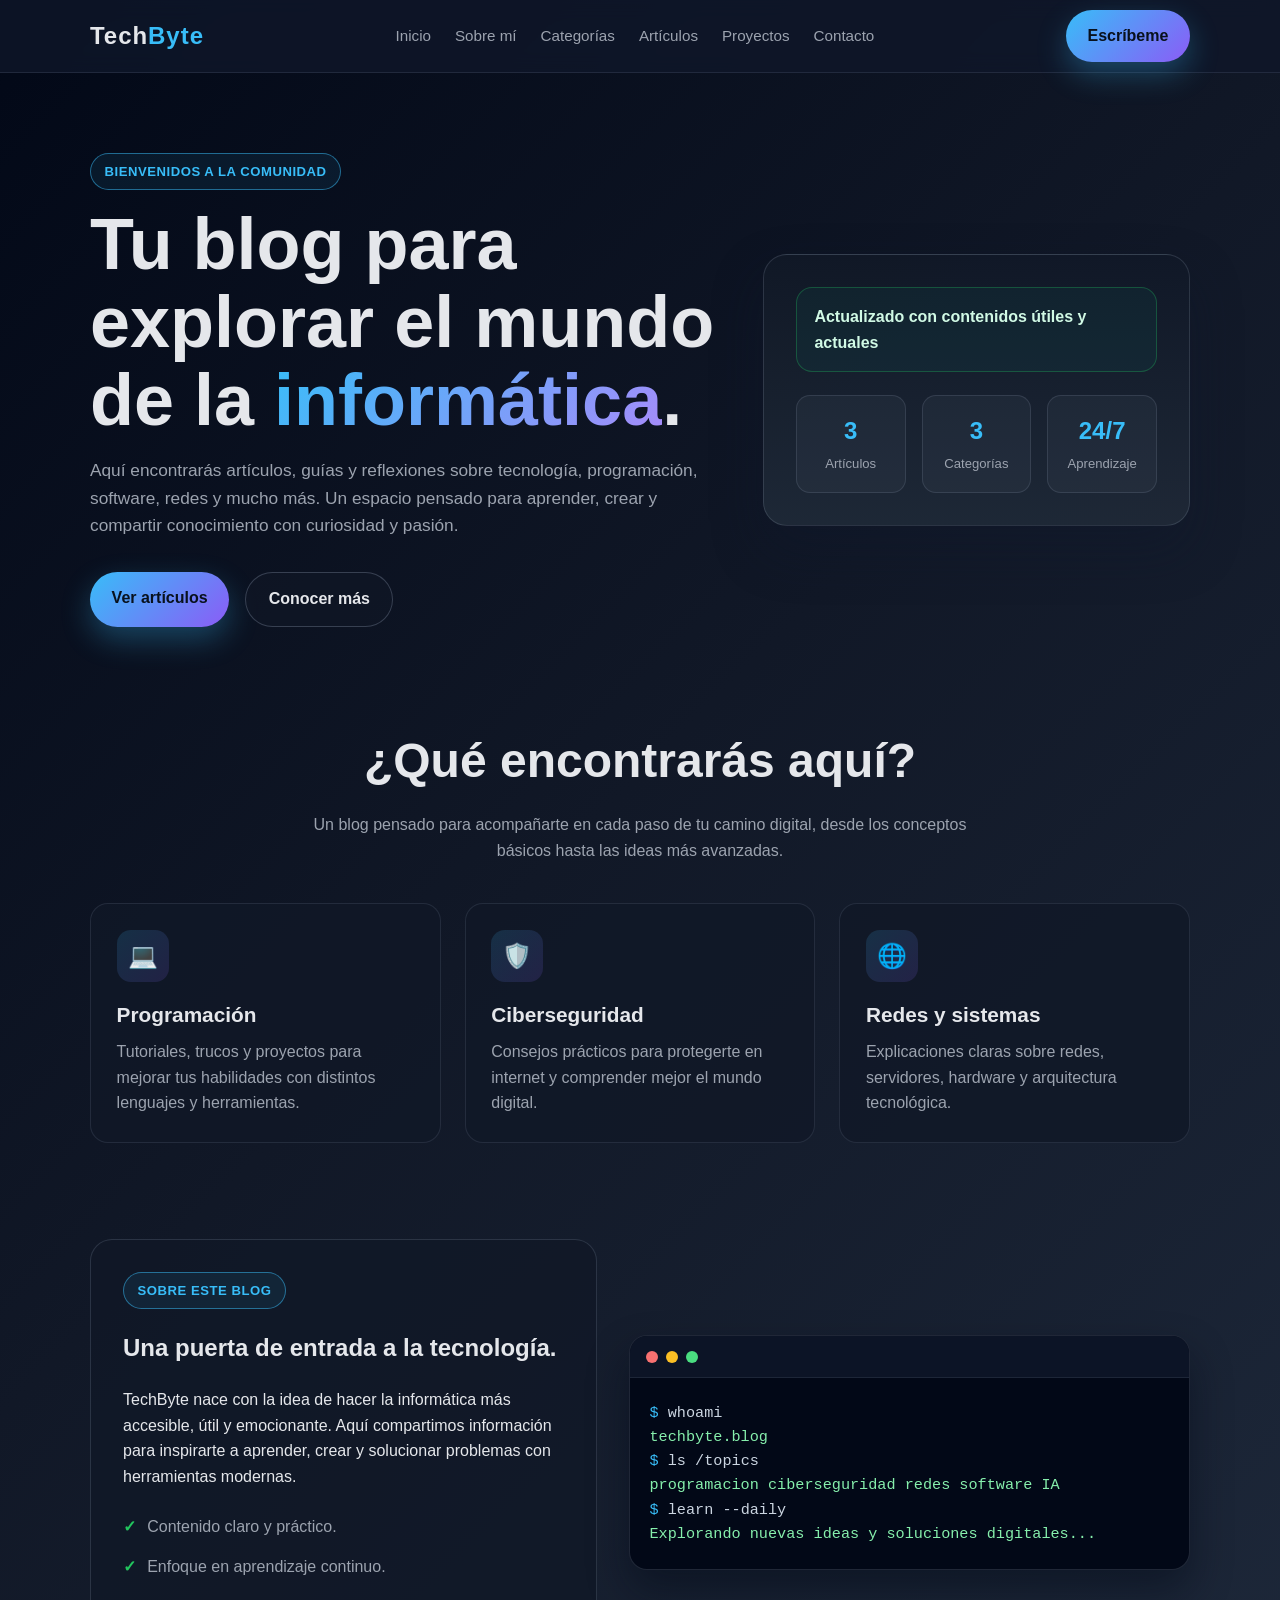
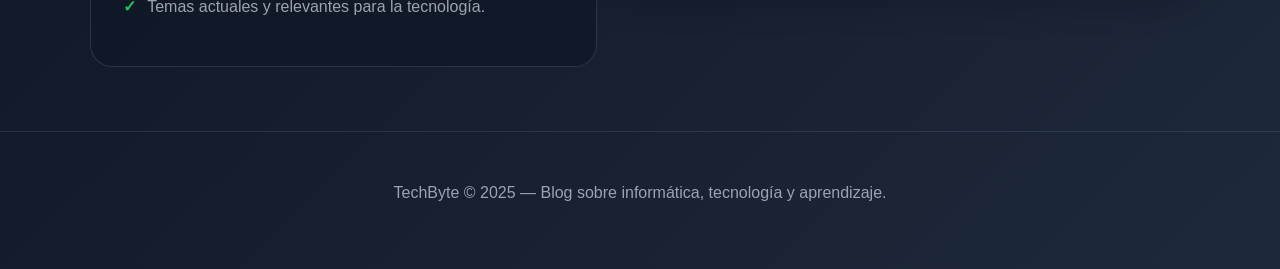
<file: index.html>
<!DOCTYPE html>
<html lang="es">
  <head>
    <meta charset="UTF-8" />
    <meta name="viewport" content="width=device-width, initial-scale=1.0" />
    <title>TechByte | Blog de Informática</title>
    <link rel="stylesheet" href="styles.css" />
  </head>
  <body>
    <header>
      <div class="container nav">
        <a href="index.html" class="brand">Tech<span>Byte</span></a>
        <nav class="nav-links" aria-label="Menú principal">
          <a href="index.html">Inicio</a>
          <a href="sobre-mi.html">Sobre mí</a>
          <a href="categorias/index.html">Categorías</a>
          <a href="articulos/index.html">Artículos</a>
          <a href="proyectos/index.html">Proyectos</a>
          <a href="contacto.html">Contacto</a>
        </nav>
        <a href="contacto.html" class="cta">Escríbeme</a>
      </div>
    </header>

    <main id="inicio">
      <section class="hero">
        <div class="container hero-grid">
          <div>
            <div class="eyebrow">Bienvenidos a la comunidad</div>
            <h1>Tu blog para explorar el mundo de la <span class="highlight">informática</span>.</h1>
            <p class="lead">
              Aquí encontrarás artículos, guías y reflexiones sobre tecnología, programación,
              software, redes y mucho más. Un espacio pensado para aprender, crear y compartir
              conocimiento con curiosidad y pasión.
            </p>
            <div class="hero-actions">
              <a href="articulos/index.html" class="cta">Ver artículos</a>
              <a href="sobre-mi.html" class="secondary-btn">Conocer más</a>
            </div>
          </div>

          <div class="hero-card" aria-label="Resumen del blog">
            <div class="mini-panel">Actualizado con contenidos útiles y actuales</div>
            <div class="stats">
              <div class="stat">
                <strong>3</strong>
                <span>Artículos</span>
              </div>
              <div class="stat">
                <strong>3</strong>
                <span>Categorías</span>
              </div>
              <div class="stat">
                <strong>24/7</strong>
                <span>Aprendizaje</span>
              </div>
            </div>
          </div>
        </div>
      </section>

      <section id="categorias">
        <div class="container">
          <div class="section-heading">
            <h2>¿Qué encontrarás aquí?</h2>
            <p>
              Un blog pensado para acompañarte en cada paso de tu camino digital, desde los
              conceptos básicos hasta las ideas más avanzadas.
            </p>
          </div>

          <div class="features">
            <a class="feature" href="categorias/programacion.html">
              <div class="icon">💻</div>
              <h3>Programación</h3>
              <p>
                Tutoriales, trucos y proyectos para mejorar tus habilidades con distintos lenguajes
                y herramientas.
              </p>
            </a>

            <a class="feature" href="categorias/ciberseguridad.html">
              <div class="icon">🛡️</div>
              <h3>Ciberseguridad</h3>
              <p>
                Consejos prácticos para protegerte en internet y comprender mejor el mundo digital.
              </p>
            </a>

            <a class="feature" href="categorias/redes-sistemas.html">
              <div class="icon">🌐</div>
              <h3>Redes y sistemas</h3>
              <p>
                Explicaciones claras sobre redes, servidores, hardware y arquitectura tecnológica.
              </p>
            </a>
          </div>
        </div>
      </section>

      <section id="sobre-mi">
        <div class="container about">
          <div class="about-box">
            <div class="eyebrow">Sobre este blog</div>
            <h2>Una puerta de entrada a la tecnología.</h2>
            <p>
              TechByte nace con la idea de hacer la informática más accesible, útil y emocionante.
              Aquí compartimos información para inspirarte a aprender, crear y solucionar problemas
              con herramientas modernas.
            </p>
            <ul>
              <li>Contenido claro y práctico.</li>
              <li>Enfoque en aprendizaje continuo.</li>
              <li>Temas actuales y relevantes para la tecnología.</li>
            </ul>
          </div>

          <div class="terminal" aria-label="Terminal de ejemplo del blog">
            <div class="terminal-header">
              <span class="dot red"></span>
              <span class="dot yellow"></span>
              <span class="dot green"></span>
            </div>
            <div class="terminal-body">
              <div><span class="prompt">$</span> whoami</div>
              <div class="output">techbyte.blog</div>
              <div><span class="prompt">$</span> ls /topics</div>
              <div class="output">programacion  ciberseguridad  redes  software  IA</div>
              <div><span class="prompt">$</span> learn --daily</div>
              <div class="output">Explorando nuevas ideas y soluciones digitales...</div>
            </div>
          </div>
        </div>
      </section>
    </main>

    <footer id="contacto">
      <div class="container">
        <p>TechByte © 2025 — Blog sobre informática, tecnología y aprendizaje.</p>
      </div>
    </footer>
  </body>
</html>
</file>
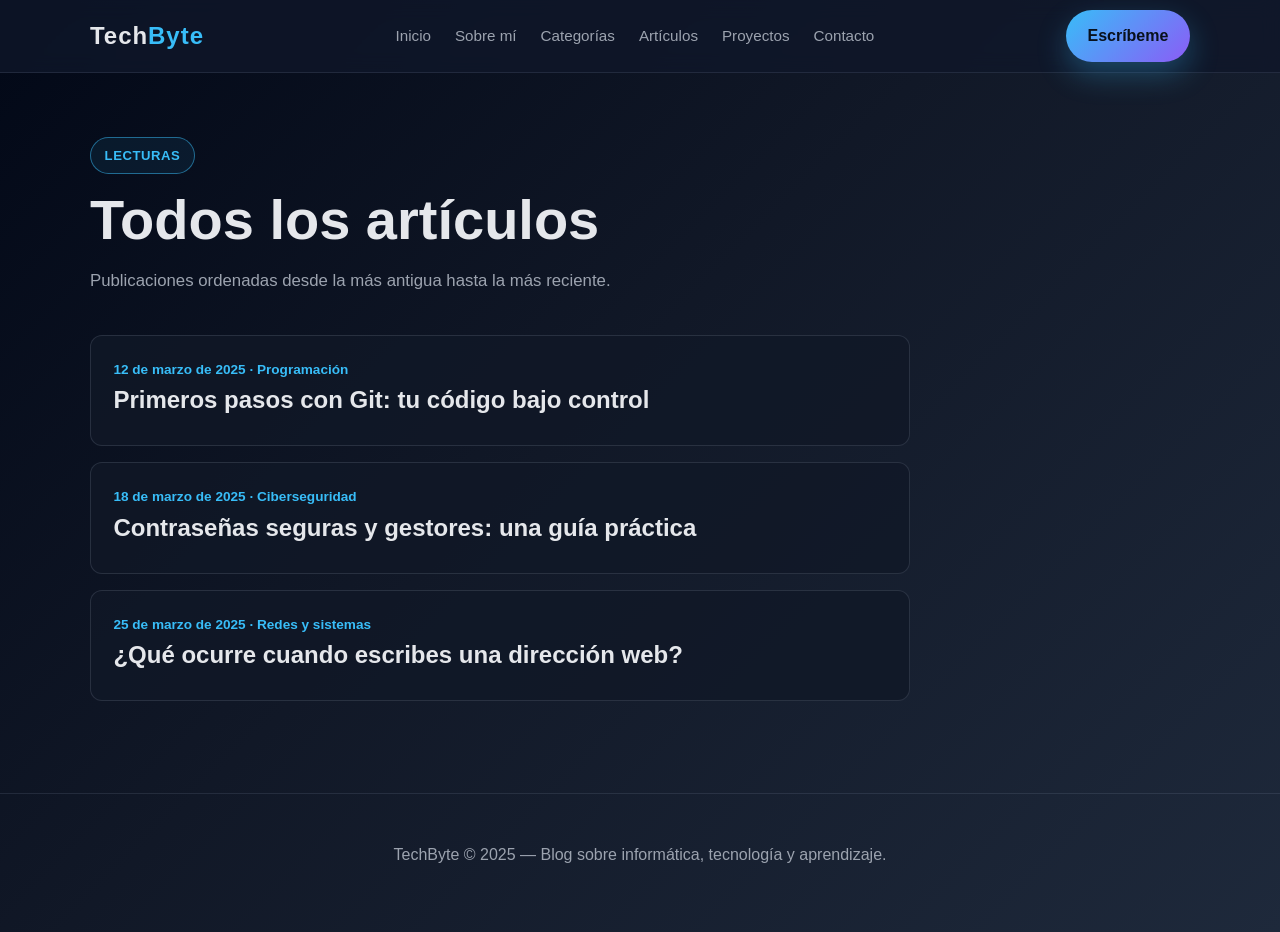
<file: articulos/index.html>
<!DOCTYPE html>
<html lang="es">
  <head>
    <meta charset="UTF-8" />
    <meta name="viewport" content="width=device-width, initial-scale=1.0" />
    <title>Artículos | TechByte</title>
    <link rel="stylesheet" href="../styles.css" />
  </head>
  <body>
    <header><div class="container nav">
      <a href="../index.html" class="brand">Tech<span>Byte</span></a>
      <nav class="nav-links" aria-label="Menú principal">
        <a href="../index.html">Inicio</a><a href="../sobre-mi.html">Sobre mí</a><a href="../categorias/index.html">Categorías</a>
        <a href="index.html" aria-current="page">Artículos</a><a href="../proyectos/index.html">Proyectos</a><a href="../contacto.html">Contacto</a>
      </nav><a href="../contacto.html" class="cta">Escríbeme</a>
    </div></header>
    <main class="container page-main">
      <div class="page-heading"><div class="eyebrow">Lecturas</div><h1>Todos los artículos</h1><p>Publicaciones ordenadas desde la más antigua hasta la más reciente.</p></div>
      <div class="content-list">
        <a class="list-item" href="primeros-pasos-git.html"><span class="meta">12 de marzo de 2025 · Programación</span><h2>Primeros pasos con Git: tu código bajo control</h2></a>
        <a class="list-item" href="contrasenas-seguras.html"><span class="meta">18 de marzo de 2025 · Ciberseguridad</span><h2>Contraseñas seguras y gestores: una guía práctica</h2></a>
        <a class="list-item" href="que-es-dns.html"><span class="meta">25 de marzo de 2025 · Redes y sistemas</span><h2>¿Qué ocurre cuando escribes una dirección web?</h2></a>
      </div>
    </main>
    <footer><div class="container"><p>TechByte © 2025 — Blog sobre informática, tecnología y aprendizaje.</p></div></footer>
  </body>
</html>
</file>
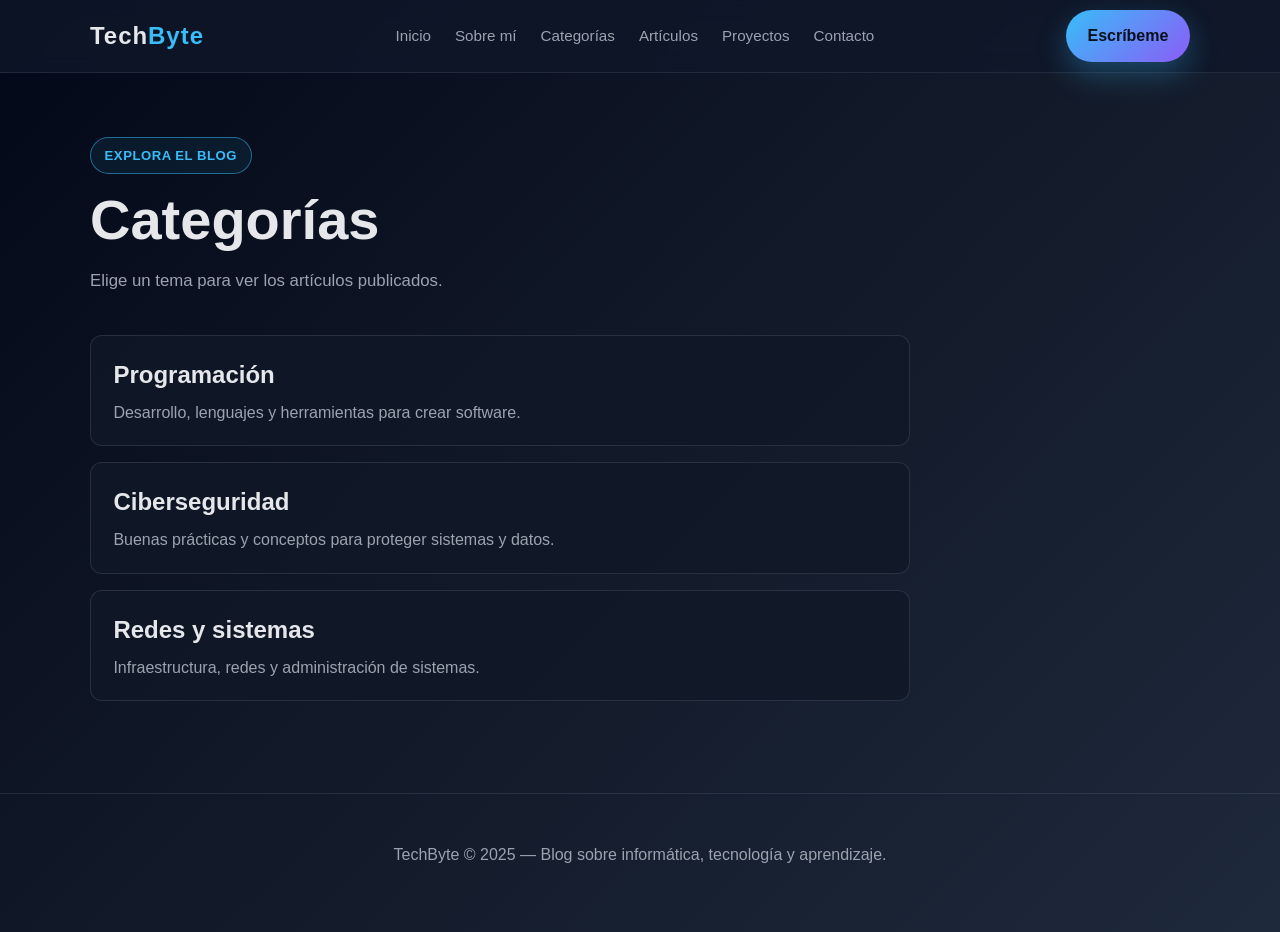
<file: categorias/index.html>
<!DOCTYPE html>
<html lang="es">
  <head>
    <meta charset="UTF-8" />
    <meta name="viewport" content="width=device-width, initial-scale=1.0" />
    <title>Categorías | TechByte</title>
    <link rel="stylesheet" href="../styles.css" />
  </head>
  <body>
    <header>
      <div class="container nav">
        <a href="../index.html" class="brand">Tech<span>Byte</span></a>
        <nav class="nav-links" aria-label="Menú principal">
          <a href="../index.html">Inicio</a><a href="../sobre-mi.html">Sobre mí</a>
          <a href="index.html" aria-current="page">Categorías</a><a href="../articulos/index.html">Artículos</a>
          <a href="../proyectos/index.html">Proyectos</a><a href="../contacto.html">Contacto</a>
        </nav>
        <a href="../contacto.html" class="cta">Escríbeme</a>
      </div>
    </header>
    <main class="container page-main">
      <div class="page-heading"><div class="eyebrow">Explora el blog</div><h1>Categorías</h1><p>Elige un tema para ver los artículos publicados.</p></div>
      <div class="content-list">
        <a class="list-item" href="programacion.html"><h2>Programación</h2><p>Desarrollo, lenguajes y herramientas para crear software.</p></a>
        <a class="list-item" href="ciberseguridad.html"><h2>Ciberseguridad</h2><p>Buenas prácticas y conceptos para proteger sistemas y datos.</p></a>
        <a class="list-item" href="redes-sistemas.html"><h2>Redes y sistemas</h2><p>Infraestructura, redes y administración de sistemas.</p></a>
      </div>
    </main>
    <footer><div class="container"><p>TechByte © 2025 — Blog sobre informática, tecnología y aprendizaje.</p></div></footer>
  </body>
</html>
</file>
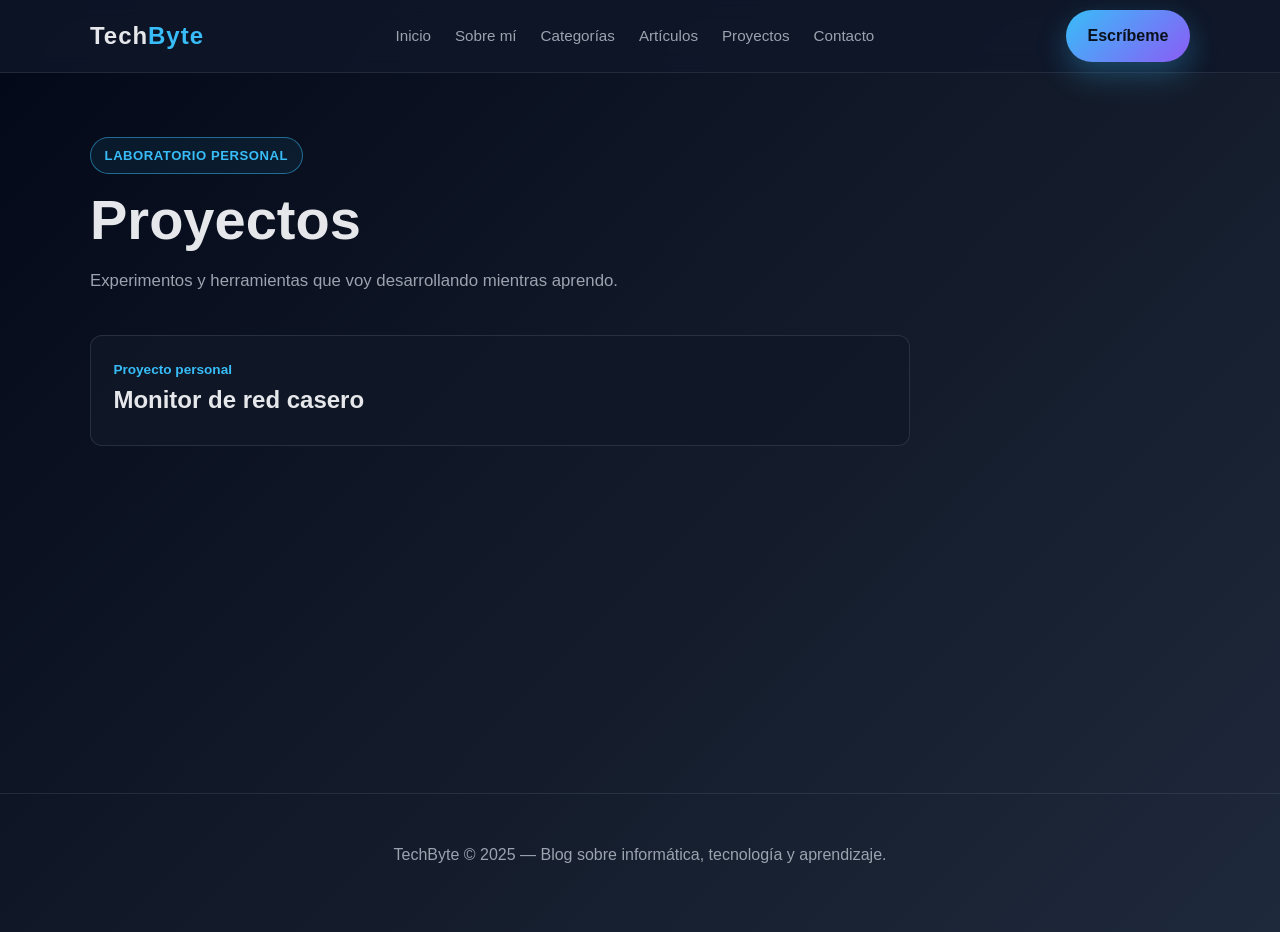
<file: proyectos/index.html>
<!DOCTYPE html>
<html lang="es">
  <head>
    <meta charset="UTF-8" />
    <meta name="viewport" content="width=device-width, initial-scale=1.0" />
    <title>Proyectos | TechByte</title>
    <link rel="stylesheet" href="../styles.css" />
  </head>
  <body>
    <header><div class="container nav">
      <a href="../index.html" class="brand">Tech<span>Byte</span></a>
      <nav class="nav-links" aria-label="Menú principal">
        <a href="../index.html">Inicio</a><a href="../sobre-mi.html">Sobre mí</a><a href="../categorias/index.html">Categorías</a>
        <a href="../articulos/index.html">Artículos</a><a href="index.html" aria-current="page">Proyectos</a><a href="../contacto.html">Contacto</a>
      </nav><a href="../contacto.html" class="cta">Escríbeme</a>
    </div></header>
    <main class="container page-main">
      <div class="page-heading"><div class="eyebrow">Laboratorio personal</div><h1>Proyectos</h1><p>Experimentos y herramientas que voy desarrollando mientras aprendo.</p></div>
      <div class="content-list">
        <a class="list-item" href="monitor-red-casero.html"><span class="meta">Proyecto personal</span><h2>Monitor de red casero</h2></a>
      </div>
    </main>
    <footer><div class="container"><p>TechByte © 2025 — Blog sobre informática, tecnología y aprendizaje.</p></div></footer>
  </body>
</html>
</file>
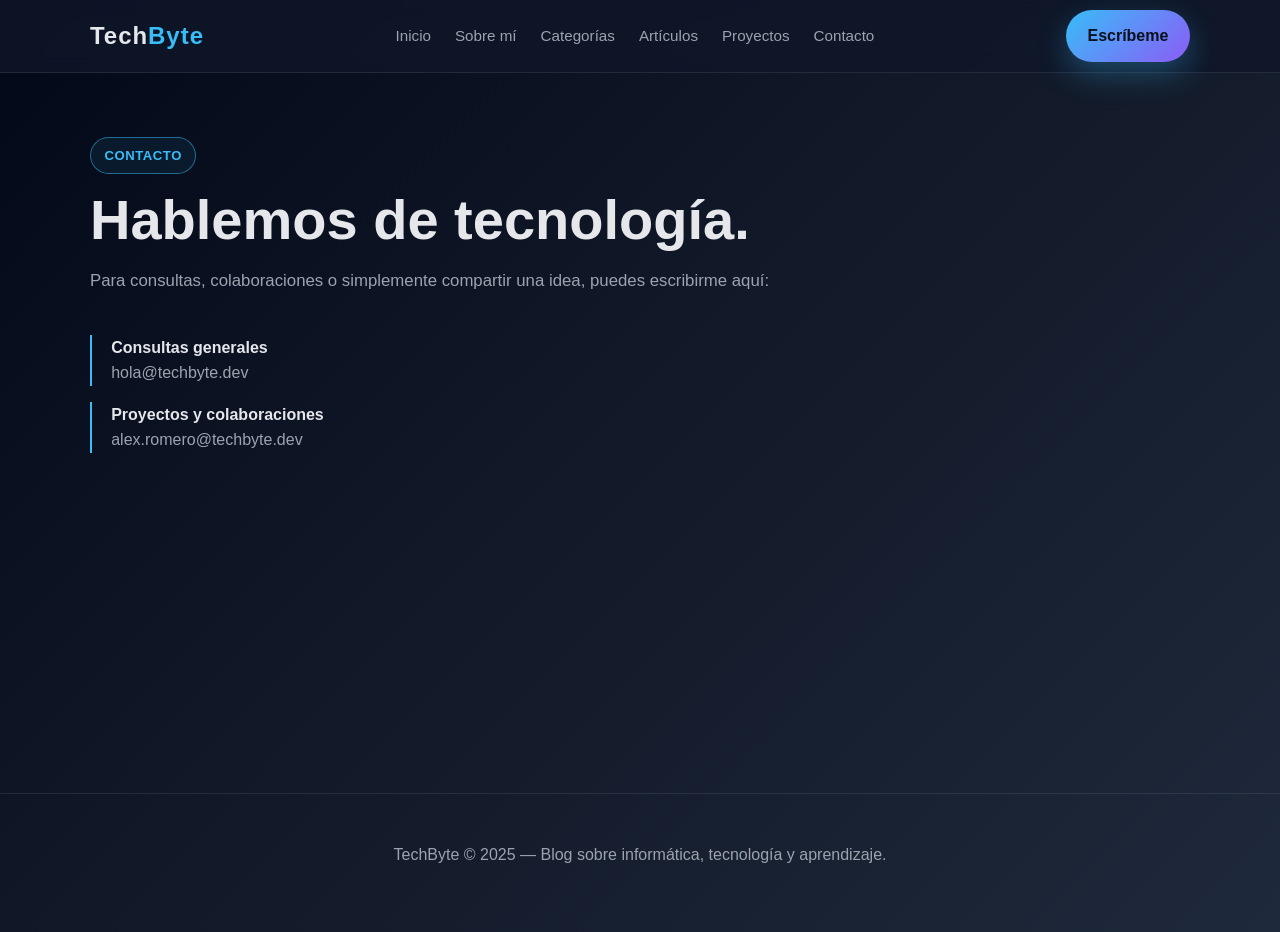
<file: contacto.html>
<!DOCTYPE html>
<html lang="es">
  <head>
    <meta charset="UTF-8" />
    <meta name="viewport" content="width=device-width, initial-scale=1.0" />
    <title>Contacto | TechByte</title>
    <link rel="stylesheet" href="styles.css" />
  </head>
  <body>
    <header>
      <div class="container nav">
        <a href="index.html" class="brand">Tech<span>Byte</span></a>
        <nav class="nav-links" aria-label="Menú principal">
          <a href="index.html">Inicio</a><a href="sobre-mi.html">Sobre mí</a>
          <a href="categorias/index.html">Categorías</a><a href="articulos/index.html">Artículos</a>
          <a href="proyectos/index.html">Proyectos</a><a href="contacto.html" aria-current="page">Contacto</a>
        </nav>
        <a href="contacto.html" class="cta">Escríbeme</a>
      </div>
    </header>
    <main class="container page-main">
      <div class="page-heading">
        <div class="eyebrow">Contacto</div>
        <h1>Hablemos de tecnología.</h1>
        <p>Para consultas, colaboraciones o simplemente compartir una idea, puedes escribirme aquí:</p>
      </div>
      <ul class="detail-list">
        <li><strong>Consultas generales</strong><span><a href="mailto:hola@techbyte.dev">hola@techbyte.dev</a></span></li>
        <li><strong>Proyectos y colaboraciones</strong><span><a href="mailto:alex.romero@techbyte.dev">alex.romero@techbyte.dev</a></span></li>
      </ul>
    </main>
    <footer><div class="container"><p>TechByte © 2025 — Blog sobre informática, tecnología y aprendizaje.</p></div></footer>
  </body>
</html>
</file>
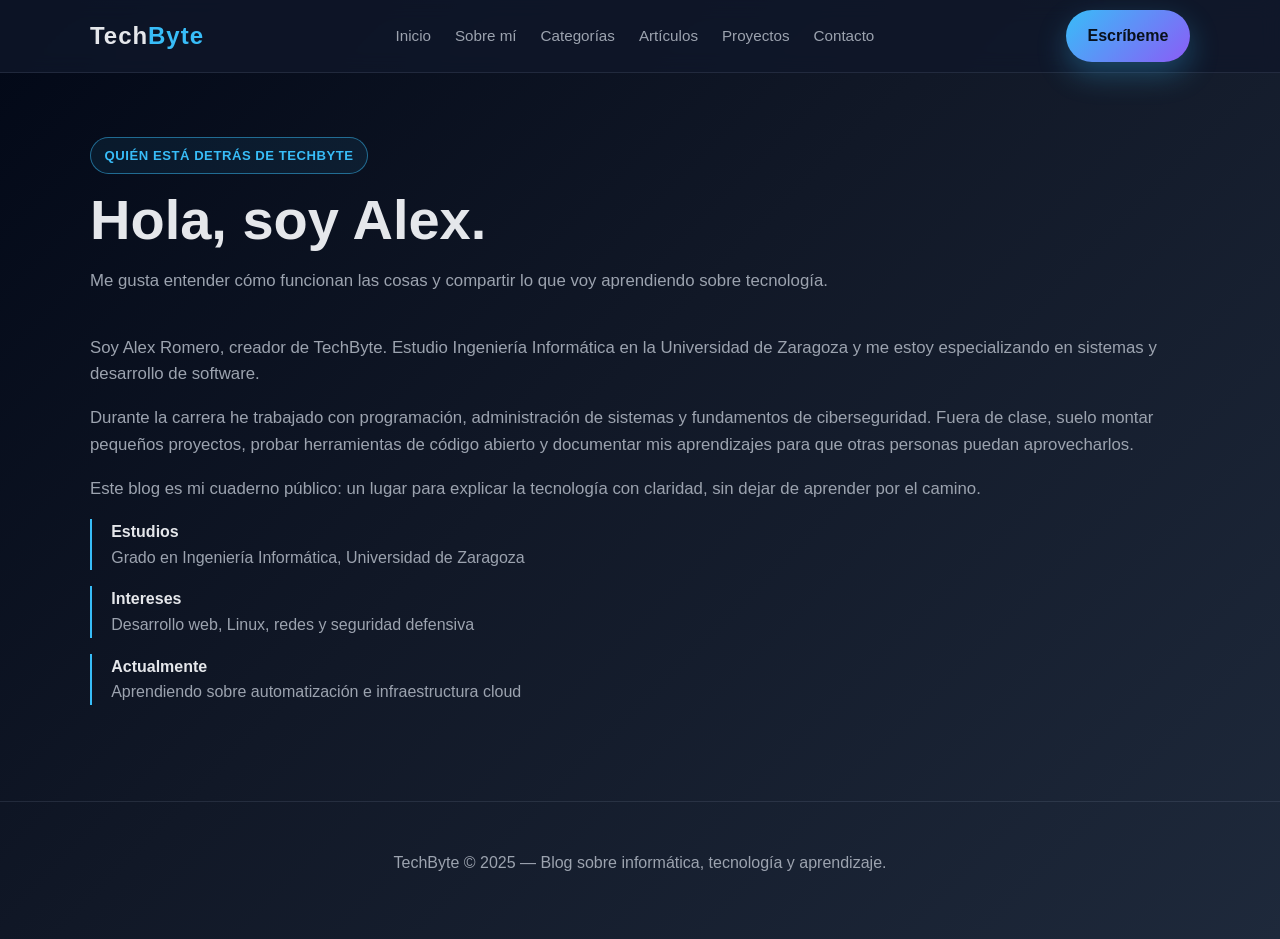
<file: sobre-mi.html>
<!DOCTYPE html>
<html lang="es">
  <head>
    <meta charset="UTF-8" />
    <meta name="viewport" content="width=device-width, initial-scale=1.0" />
    <title>Sobre mí | TechByte</title>
    <link rel="stylesheet" href="styles.css" />
  </head>
  <body>
    <header>
      <div class="container nav">
        <a href="index.html" class="brand">Tech<span>Byte</span></a>
        <nav class="nav-links" aria-label="Menú principal">
          <a href="index.html">Inicio</a><a href="sobre-mi.html" aria-current="page">Sobre mí</a>
          <a href="categorias/index.html">Categorías</a><a href="articulos/index.html">Artículos</a>
          <a href="proyectos/index.html">Proyectos</a><a href="contacto.html">Contacto</a>
        </nav>
        <a href="contacto.html" class="cta">Escríbeme</a>
      </div>
    </header>
    <main class="container page-main">
      <div class="page-heading">
        <div class="eyebrow">Quién está detrás de TechByte</div>
        <h1>Hola, soy Alex.</h1>
        <p>Me gusta entender cómo funcionan las cosas y compartir lo que voy aprendiendo sobre tecnología.</p>
      </div>
      <div class="page-copy">
        <p>Soy Alex Romero, creador de TechByte. Estudio Ingeniería Informática en la Universidad de Zaragoza y me estoy especializando en sistemas y desarrollo de software.</p>
        <p>Durante la carrera he trabajado con programación, administración de sistemas y fundamentos de ciberseguridad. Fuera de clase, suelo montar pequeños proyectos, probar herramientas de código abierto y documentar mis aprendizajes para que otras personas puedan aprovecharlos.</p>
        <p>Este blog es mi cuaderno público: un lugar para explicar la tecnología con claridad, sin dejar de aprender por el camino.</p>
      </div>
      <ul class="detail-list">
        <li><strong>Estudios</strong><span>Grado en Ingeniería Informática, Universidad de Zaragoza</span></li>
        <li><strong>Intereses</strong><span>Desarrollo web, Linux, redes y seguridad defensiva</span></li>
        <li><strong>Actualmente</strong><span>Aprendiendo sobre automatización e infraestructura cloud</span></li>
      </ul>
    </main>
    <footer><div class="container"><p>TechByte © 2025 — Blog sobre informática, tecnología y aprendizaje.</p></div></footer>
  </body>
</html>
</file>
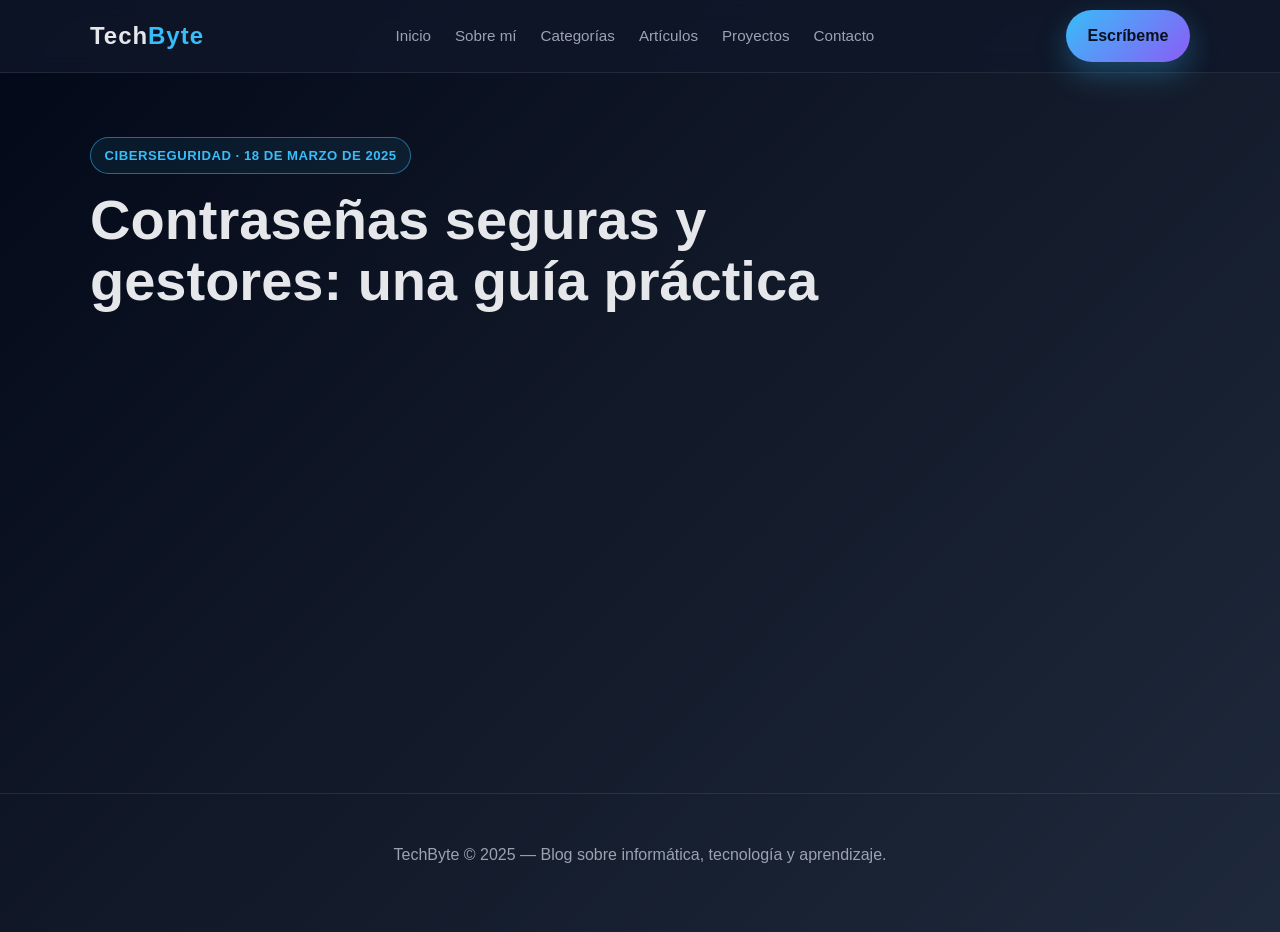
<file: articulos/contrasenas-seguras.html>
<!DOCTYPE html>
<html lang="es">
  <head>
    <meta charset="UTF-8" />
    <meta name="viewport" content="width=device-width, initial-scale=1.0" />
    <title>Contraseñas seguras | TechByte</title>
    <link rel="stylesheet" href="../styles.css" />
  </head>
  <body>
    <header><div class="container nav">
      <a href="../index.html" class="brand">Tech<span>Byte</span></a>
      <nav class="nav-links" aria-label="Menú principal">
        <a href="../index.html">Inicio</a><a href="../sobre-mi.html">Sobre mí</a><a href="../categorias/index.html">Categorías</a>
        <a href="index.html">Artículos</a><a href="../proyectos/index.html">Proyectos</a><a href="../contacto.html">Contacto</a>
      </nav><a href="../contacto.html" class="cta">Escríbeme</a>
    </div></header>
    <main class="container page-main">
      <div class="page-heading"><div class="eyebrow">Ciberseguridad · 18 de marzo de 2025</div><h1>Contraseñas seguras y gestores: una guía práctica</h1></div>
    </main>
    <footer><div class="container"><p>TechByte © 2025 — Blog sobre informática, tecnología y aprendizaje.</p></div></footer>
  </body>
</html>
</file>
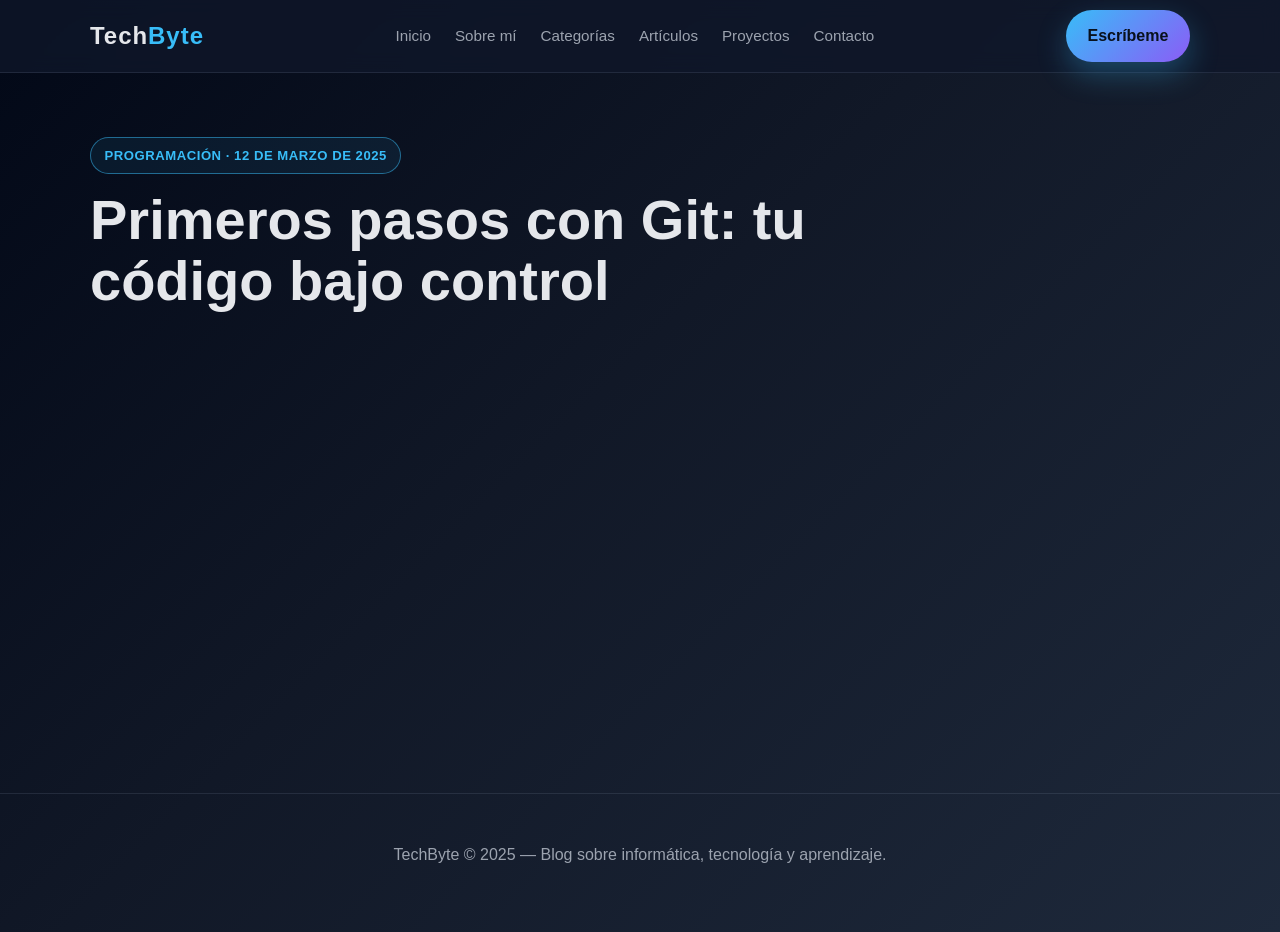
<file: articulos/primeros-pasos-git.html>
<!DOCTYPE html>
<html lang="es">
  <head>
    <meta charset="UTF-8" />
    <meta name="viewport" content="width=device-width, initial-scale=1.0" />
    <title>Primeros pasos con Git | TechByte</title>
    <link rel="stylesheet" href="../styles.css" />
  </head>
  <body>
    <header><div class="container nav">
      <a href="../index.html" class="brand">Tech<span>Byte</span></a>
      <nav class="nav-links" aria-label="Menú principal">
        <a href="../index.html">Inicio</a><a href="../sobre-mi.html">Sobre mí</a><a href="../categorias/index.html">Categorías</a>
        <a href="index.html">Artículos</a><a href="../proyectos/index.html">Proyectos</a><a href="../contacto.html">Contacto</a>
      </nav><a href="../contacto.html" class="cta">Escríbeme</a>
    </div></header>
    <main class="container page-main">
      <div class="page-heading"><div class="eyebrow">Programación · 12 de marzo de 2025</div><h1>Primeros pasos con Git: tu código bajo control</h1></div>
    </main>
    <footer><div class="container"><p>TechByte © 2025 — Blog sobre informática, tecnología y aprendizaje.</p></div></footer>
  </body>
</html>
</file>
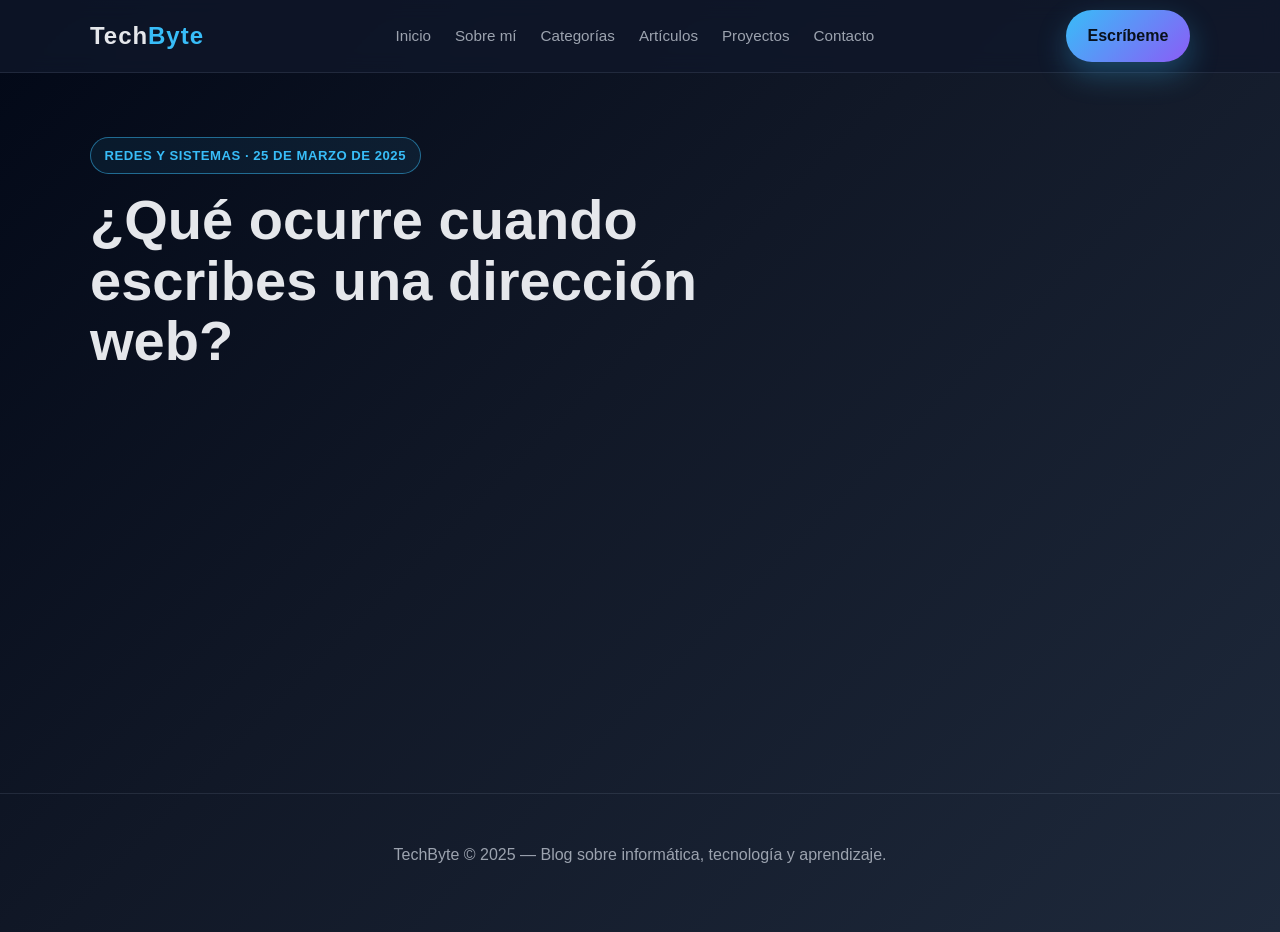
<file: articulos/que-es-dns.html>
<!DOCTYPE html>
<html lang="es">
  <head>
    <meta charset="UTF-8" />
    <meta name="viewport" content="width=device-width, initial-scale=1.0" />
    <title>Qué ocurre al visitar una web | TechByte</title>
    <link rel="stylesheet" href="../styles.css" />
  </head>
  <body>
    <header><div class="container nav">
      <a href="../index.html" class="brand">Tech<span>Byte</span></a>
      <nav class="nav-links" aria-label="Menú principal">
        <a href="../index.html">Inicio</a><a href="../sobre-mi.html">Sobre mí</a><a href="../categorias/index.html">Categorías</a>
        <a href="index.html">Artículos</a><a href="../proyectos/index.html">Proyectos</a><a href="../contacto.html">Contacto</a>
      </nav><a href="../contacto.html" class="cta">Escríbeme</a>
    </div></header>
    <main class="container page-main">
      <div class="page-heading"><div class="eyebrow">Redes y sistemas · 25 de marzo de 2025</div><h1>¿Qué ocurre cuando escribes una dirección web?</h1></div>
    </main>
    <footer><div class="container"><p>TechByte © 2025 — Blog sobre informática, tecnología y aprendizaje.</p></div></footer>
  </body>
</html>
</file>
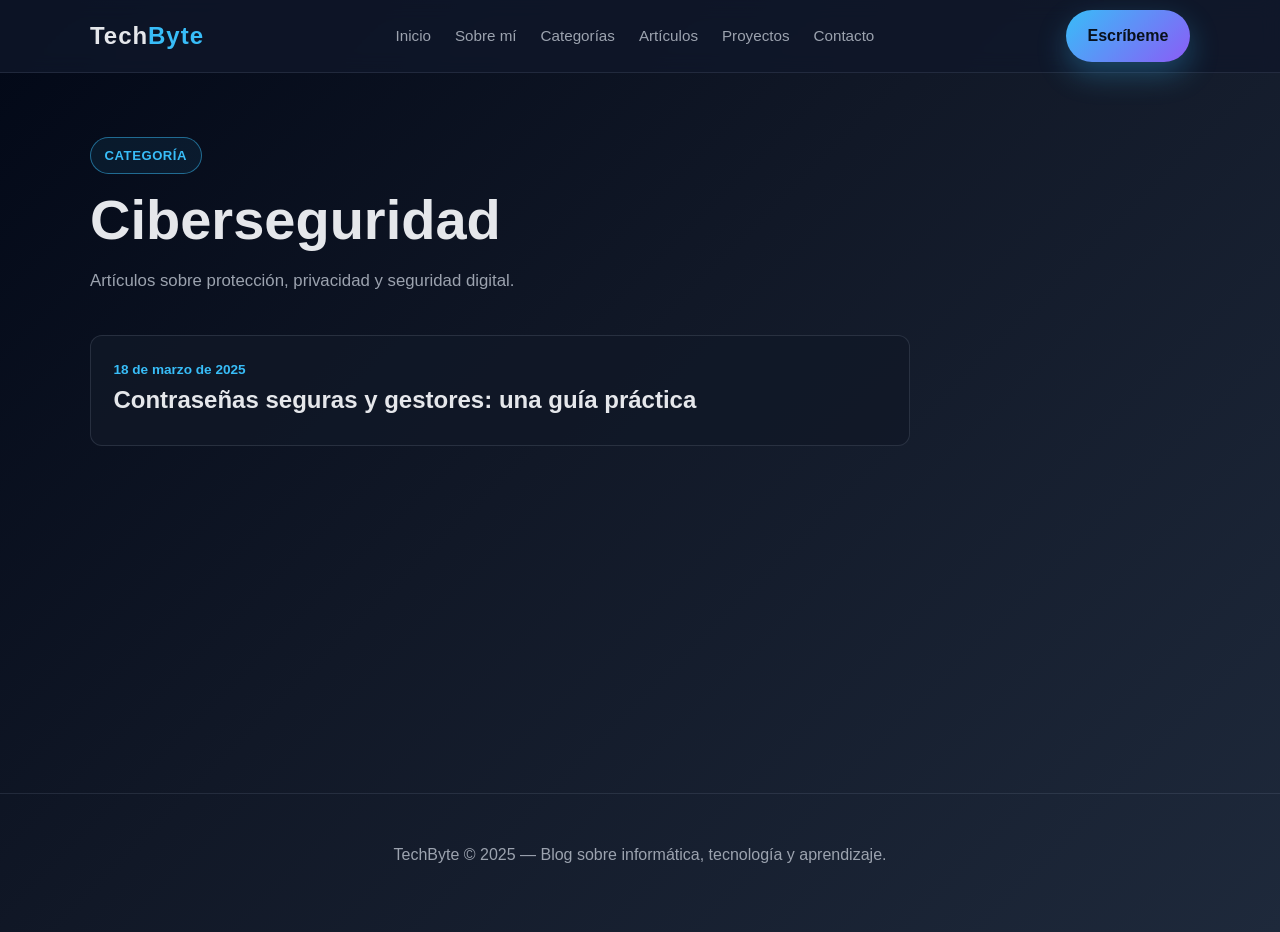
<file: categorias/ciberseguridad.html>
<!DOCTYPE html>
<html lang="es">
  <head>
    <meta charset="UTF-8" />
    <meta name="viewport" content="width=device-width, initial-scale=1.0" />
    <title>Ciberseguridad | TechByte</title>
    <link rel="stylesheet" href="../styles.css" />
  </head>
  <body>
    <header><div class="container nav">
      <a href="../index.html" class="brand">Tech<span>Byte</span></a>
      <nav class="nav-links" aria-label="Menú principal">
        <a href="../index.html">Inicio</a><a href="../sobre-mi.html">Sobre mí</a><a href="index.html">Categorías</a>
        <a href="../articulos/index.html">Artículos</a><a href="../proyectos/index.html">Proyectos</a><a href="../contacto.html">Contacto</a>
      </nav><a href="../contacto.html" class="cta">Escríbeme</a>
    </div></header>
    <main class="container page-main">
      <div class="page-heading"><div class="eyebrow">Categoría</div><h1>Ciberseguridad</h1><p>Artículos sobre protección, privacidad y seguridad digital.</p></div>
      <div class="content-list">
        <a class="list-item" href="../articulos/contrasenas-seguras.html"><span class="meta">18 de marzo de 2025</span><h2>Contraseñas seguras y gestores: una guía práctica</h2></a>
      </div>
    </main>
    <footer><div class="container"><p>TechByte © 2025 — Blog sobre informática, tecnología y aprendizaje.</p></div></footer>
  </body>
</html>
</file>
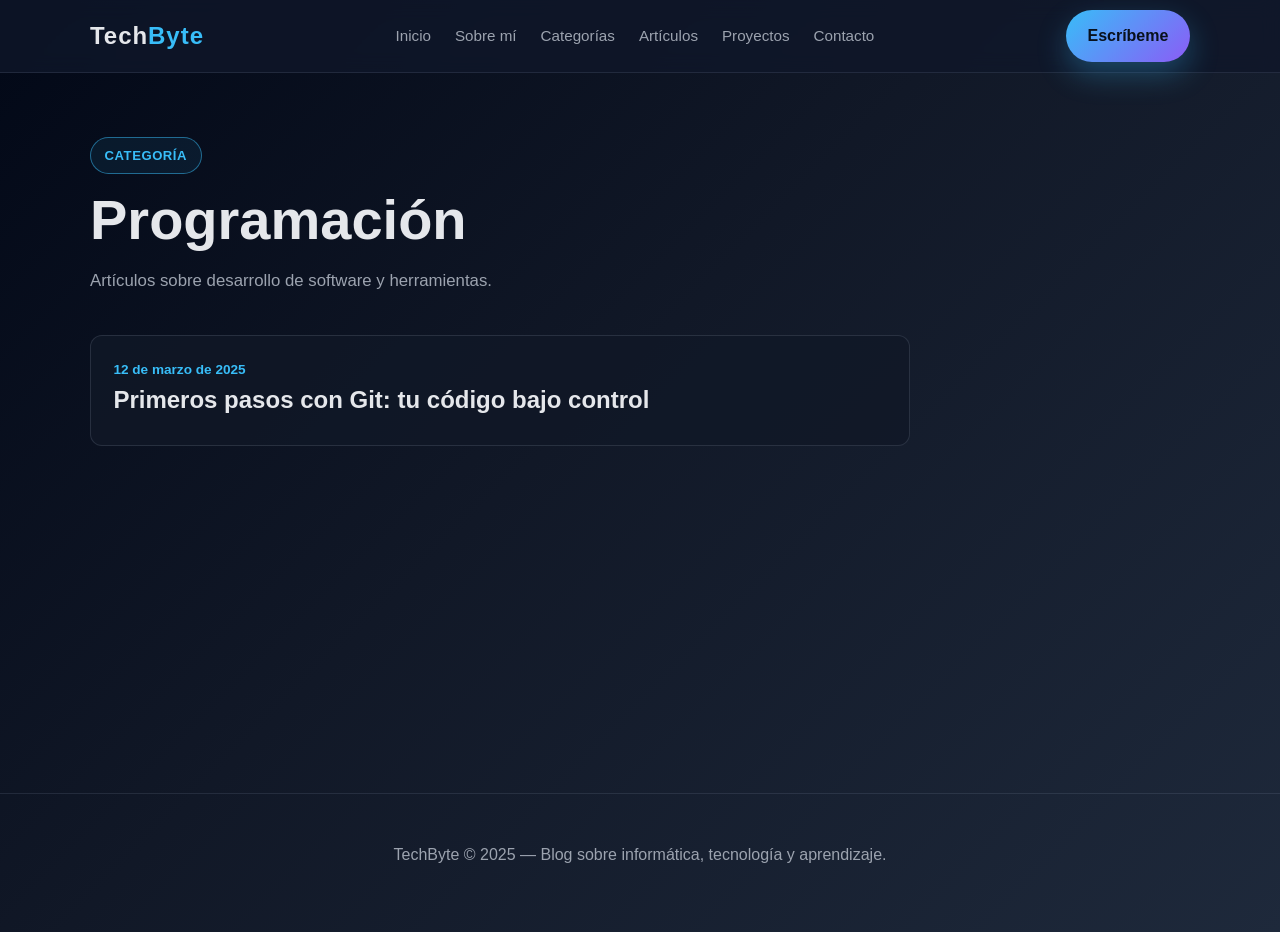
<file: categorias/programacion.html>
<!DOCTYPE html>
<html lang="es">
  <head>
    <meta charset="UTF-8" />
    <meta name="viewport" content="width=device-width, initial-scale=1.0" />
    <title>Programación | TechByte</title>
    <link rel="stylesheet" href="../styles.css" />
  </head>
  <body>
    <header><div class="container nav">
      <a href="../index.html" class="brand">Tech<span>Byte</span></a>
      <nav class="nav-links" aria-label="Menú principal">
        <a href="../index.html">Inicio</a><a href="../sobre-mi.html">Sobre mí</a><a href="index.html">Categorías</a>
        <a href="../articulos/index.html">Artículos</a><a href="../proyectos/index.html">Proyectos</a><a href="../contacto.html">Contacto</a>
      </nav><a href="../contacto.html" class="cta">Escríbeme</a>
    </div></header>
    <main class="container page-main">
      <div class="page-heading"><div class="eyebrow">Categoría</div><h1>Programación</h1><p>Artículos sobre desarrollo de software y herramientas.</p></div>
      <div class="content-list">
        <a class="list-item" href="../articulos/primeros-pasos-git.html"><span class="meta">12 de marzo de 2025</span><h2>Primeros pasos con Git: tu código bajo control</h2></a>
      </div>
    </main>
    <footer><div class="container"><p>TechByte © 2025 — Blog sobre informática, tecnología y aprendizaje.</p></div></footer>
  </body>
</html>
</file>
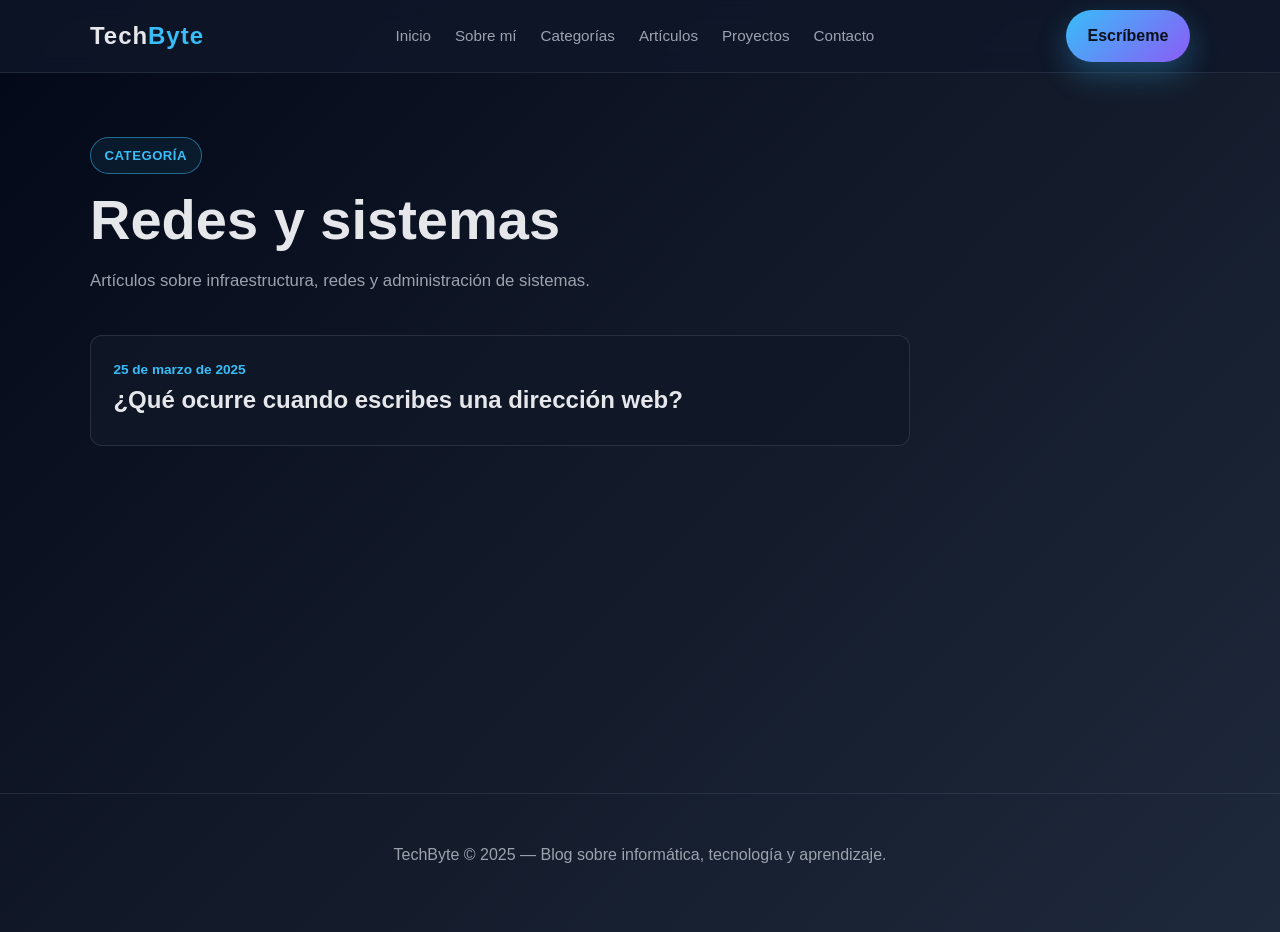
<file: categorias/redes-sistemas.html>
<!DOCTYPE html>
<html lang="es">
  <head>
    <meta charset="UTF-8" />
    <meta name="viewport" content="width=device-width, initial-scale=1.0" />
    <title>Redes y sistemas | TechByte</title>
    <link rel="stylesheet" href="../styles.css" />
  </head>
  <body>
    <header><div class="container nav">
      <a href="../index.html" class="brand">Tech<span>Byte</span></a>
      <nav class="nav-links" aria-label="Menú principal">
        <a href="../index.html">Inicio</a><a href="../sobre-mi.html">Sobre mí</a><a href="index.html">Categorías</a>
        <a href="../articulos/index.html">Artículos</a><a href="../proyectos/index.html">Proyectos</a><a href="../contacto.html">Contacto</a>
      </nav><a href="../contacto.html" class="cta">Escríbeme</a>
    </div></header>
    <main class="container page-main">
      <div class="page-heading"><div class="eyebrow">Categoría</div><h1>Redes y sistemas</h1><p>Artículos sobre infraestructura, redes y administración de sistemas.</p></div>
      <div class="content-list">
        <a class="list-item" href="../articulos/que-es-dns.html"><span class="meta">25 de marzo de 2025</span><h2>¿Qué ocurre cuando escribes una dirección web?</h2></a>
      </div>
    </main>
    <footer><div class="container"><p>TechByte © 2025 — Blog sobre informática, tecnología y aprendizaje.</p></div></footer>
  </body>
</html>
</file>
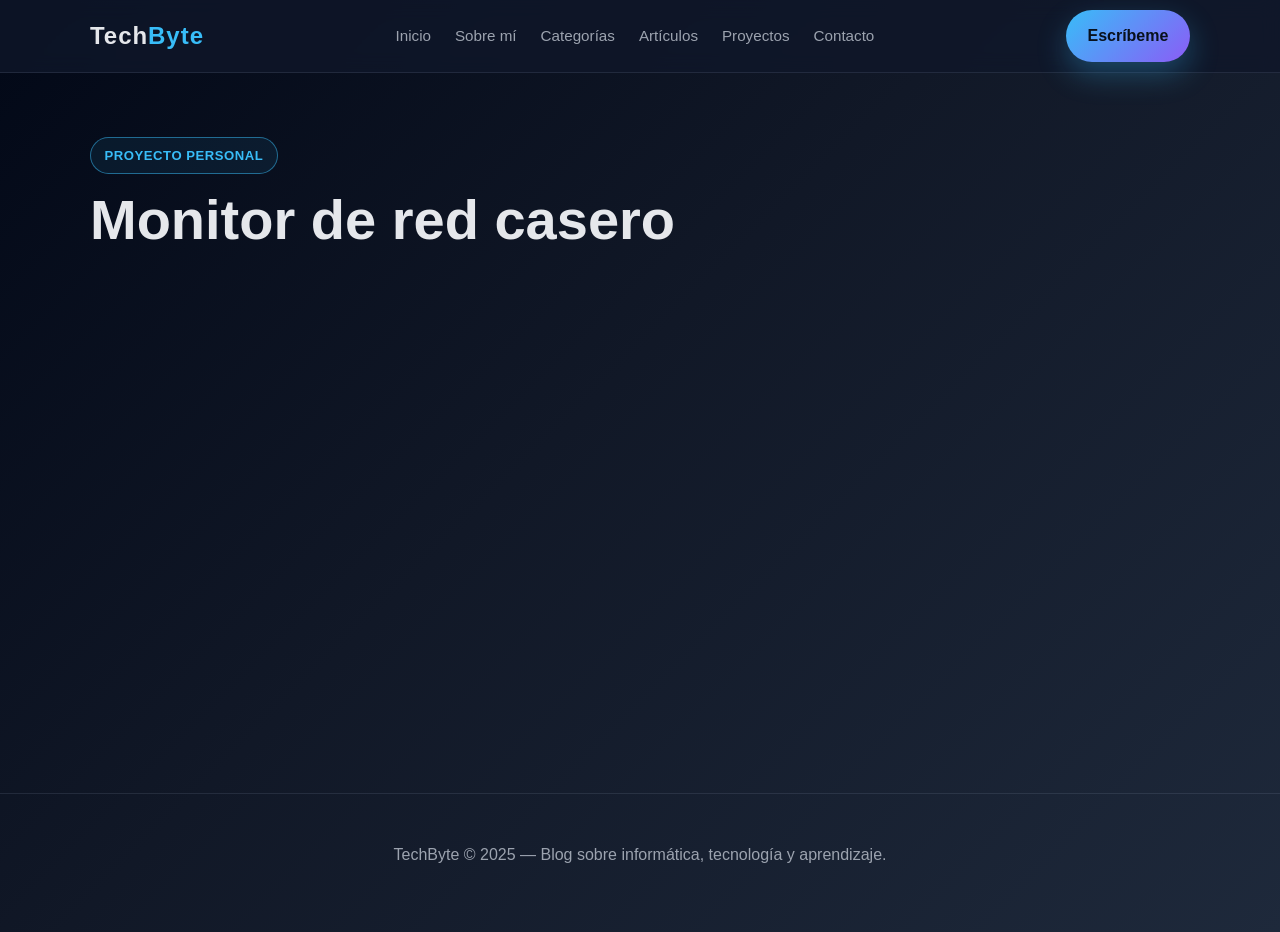
<file: proyectos/monitor-red-casero.html>
<!DOCTYPE html>
<html lang="es">
  <head>
    <meta charset="UTF-8" />
    <meta name="viewport" content="width=device-width, initial-scale=1.0" />
    <title>Monitor de red casero | TechByte</title>
    <link rel="stylesheet" href="../styles.css" />
  </head>
  <body>
    <header><div class="container nav">
      <a href="../index.html" class="brand">Tech<span>Byte</span></a>
      <nav class="nav-links" aria-label="Menú principal">
        <a href="../index.html">Inicio</a><a href="../sobre-mi.html">Sobre mí</a><a href="../categorias/index.html">Categorías</a>
        <a href="../articulos/index.html">Artículos</a><a href="index.html">Proyectos</a><a href="../contacto.html">Contacto</a>
      </nav><a href="../contacto.html" class="cta">Escríbeme</a>
    </div></header>
    <main class="container page-main">
      <div class="page-heading"><div class="eyebrow">Proyecto personal</div><h1>Monitor de red casero</h1></div>
    </main>
    <footer><div class="container"><p>TechByte © 2025 — Blog sobre informática, tecnología y aprendizaje.</p></div></footer>
  </body>
</html>
</file>
<file: styles.css>
:root {
  --bg: #0f172a;
  --panel: #111827;
  --panel-soft: #1f2937;
  --primary: #38bdf8;
  --secondary: #8b5cf6;
  --text: #e5e7eb;
  --muted: #9ca3af;
  --accent: #22c55e;
  --shadow: rgba(15, 23, 42, 0.35);
}

* {
  box-sizing: border-box;
}

html {
  scroll-behavior: smooth;
}

body {
  margin: 0;
  font-family: Arial, Helvetica, sans-serif;
  background: linear-gradient(135deg, #020817 0%, #111827 45%, #1e293b 100%);
  color: var(--text);
  line-height: 1.6;
}

a {
  color: inherit;
  text-decoration: none;
}

.container {
  width: min(1100px, calc(100% - 2rem));
  margin: 0 auto;
}

header {
  position: sticky;
  top: 0;
  z-index: 10;
  background: rgba(15, 23, 42, 0.8);
  backdrop-filter: blur(10px);
  border-bottom: 1px solid rgba(148, 163, 184, 0.15);
}

.nav {
  display: flex;
  align-items: center;
  justify-content: space-between;
  min-height: 72px;
}

.brand {
  font-size: 1.5rem;
  font-weight: 700;
  letter-spacing: 0.04em;
}

.brand span {
  color: var(--primary);
}

.nav-links {
  display: flex;
  flex-wrap: wrap;
  justify-content: center;
  gap: 1.5rem;
  color: var(--muted);
  font-size: 0.95rem;
}

.nav-links a:hover {
  color: var(--text);
}

.cta {
  display: inline-block;
  padding: 0.85rem 1.35rem;
  border-radius: 999px;
  background: linear-gradient(135deg, var(--primary), var(--secondary));
  color: #08111d;
  font-weight: 700;
  box-shadow: 0 12px 30px rgba(56, 189, 248, 0.3);
}

.hero {
  padding: 5rem 0 4rem;
}

.hero-grid {
  display: grid;
  grid-template-columns: 1.2fr 0.8fr;
  gap: 2rem;
  align-items: center;
}

.eyebrow {
  display: inline-flex;
  padding: 0.45rem 0.85rem;
  border-radius: 999px;
  border: 1px solid rgba(56, 189, 248, 0.5);
  background: rgba(56, 189, 248, 0.08);
  color: var(--primary);
  font-size: 0.82rem;
  font-weight: 700;
  letter-spacing: 0.04em;
  text-transform: uppercase;
}

h1 {
  font-size: clamp(2.5rem, 6vw, 4.5rem);
  line-height: 1.08;
  margin: 1rem 0;
}

h1 .highlight {
  background: linear-gradient(135deg, var(--primary), #a78bfa);
  -webkit-background-clip: text;
  background-clip: text;
  color: transparent;
}

.lead {
  color: var(--muted);
  font-size: 1.08rem;
  max-width: 620px;
}

.hero-actions {
  display: flex;
  gap: 1rem;
  margin-top: 2rem;
  flex-wrap: wrap;
}

.secondary-btn {
  display: inline-block;
  padding: 0.85rem 1.4rem;
  border-radius: 999px;
  border: 1px solid rgba(148, 163, 184, 0.3);
  color: var(--text);
  background: rgba(17, 24, 39, 0.6);
  font-weight: 600;
}

.hero-card {
  background: linear-gradient(180deg, rgba(17, 24, 39, 0.95), rgba(31, 41, 55, 0.95));
  border: 1px solid rgba(148, 163, 184, 0.2);
  border-radius: 24px;
  box-shadow: 0 24px 50px var(--shadow);
  padding: 2rem;
}

.mini-panel {
  background: rgba(15, 118, 110, 0.1);
  border: 1px solid rgba(34, 197, 94, 0.3);
  color: #d1fae5;
  border-radius: 16px;
  padding: 1rem 1.1rem;
  margin-bottom: 1rem;
  font-weight: 600;
}

.stats {
  display: grid;
  grid-template-columns: repeat(3, minmax(90px, 1fr));
  gap: 1rem;
  margin-top: 1.4rem;
}

.stat {
  background: rgba(148, 163, 184, 0.06);
  border: 1px solid rgba(148, 163, 184, 0.18);
  border-radius: 14px;
  padding: 1rem 0.8rem;
  text-align: center;
}

.stat strong {
  display: block;
  font-size: 1.5rem;
  color: var(--primary);
}

.stat span {
  font-size: 0.82rem;
  color: var(--muted);
}

section {
  padding: 2rem 0 4rem;
}

.section-heading {
  text-align: center;
  max-width: 700px;
  margin: 0 auto 2.5rem;
}

.section-heading h2 {
  font-size: clamp(2rem, 4vw, 3rem);
  margin: 0 0 0.8rem;
}

.section-heading p {
  color: var(--muted);
  margin: 0;
}

.features {
  display: grid;
  grid-template-columns: repeat(3, minmax(0, 1fr));
  gap: 1.5rem;
}

.feature {
  background: rgba(17, 24, 39, 0.8);
  border: 1px solid rgba(148, 163, 184, 0.15);
  border-radius: 18px;
  padding: 1.6rem;
  transition: transform 0.2s ease, border-color 0.2s ease;
}

.feature:hover {
  transform: translateY(-4px);
  border-color: rgba(56, 189, 248, 0.45);
}

a.feature {
  display: block;
  color: inherit;
}

.icon {
  width: 52px;
  height: 52px;
  border-radius: 14px;
  display: grid;
  place-items: center;
  font-size: 1.5rem;
  background: linear-gradient(135deg, rgba(56, 189, 248, 0.15), rgba(139, 92, 246, 0.15));
  margin-bottom: 1rem;
}

.feature h3 {
  margin: 0 0 0.5rem;
  font-size: 1.3rem;
}

.feature p {
  color: var(--muted);
  margin: 0;
}

.about {
  display: grid;
  grid-template-columns: 0.95fr 1.05fr;
  gap: 2rem;
  align-items: center;
}

.about-box {
  background: rgba(17, 24, 39, 0.8);
  border: 1px solid rgba(148, 163, 184, 0.2);
  border-radius: 22px;
  padding: 2rem;
}

.about-box ul {
  list-style: none;
  padding: 0;
  margin: 1.5rem 0 0;
}

.about-box li {
  margin-bottom: 0.9rem;
  color: var(--muted);
  display: flex;
  align-items: center;
  gap: 0.7rem;
}

.about-box li::before {
  content: "✓";
  color: var(--accent);
  font-weight: bold;
}

.terminal {
  background: #020817;
  border: 1px solid rgba(148, 163, 184, 0.2);
  border-radius: 18px;
  overflow: hidden;
  box-shadow: 0 20px 40px rgba(2, 8, 23, 0.45);
}

.terminal-header {
  display: flex;
  gap: 0.5rem;
  padding: 0.9rem 1rem;
  border-bottom: 1px solid rgba(148, 163, 184, 0.12);
  background: rgba(15, 23, 42, 0.8);
}

.dot {
  width: 12px;
  height: 12px;
  border-radius: 50%;
}

.dot.red { background: #f87171; }
.dot.yellow { background: #fbbf24; }
.dot.green { background: #4ade80; }

.terminal-body {
  padding: 1.4rem 1.2rem;
  color: #cbd5e1;
  font-family: "Courier New", Courier, monospace;
  font-size: 0.95rem;
}

.terminal-body .prompt {
  color: var(--primary);
}

.terminal-body .output {
  color: #86efac;
}

footer {
  padding: 2rem 0 3rem;
  text-align: center;
  color: var(--muted);
  border-top: 1px solid rgba(148, 163, 184, 0.15);
}

.page-main {
  min-height: calc(100vh - 180px);
  padding: 4rem 0 5rem;
}

.page-heading {
  max-width: 760px;
  margin-bottom: 2.5rem;
}

.page-heading h1 {
  font-size: clamp(2.25rem, 5vw, 3.5rem);
}

.page-heading p,
.page-copy {
  color: var(--muted);
  font-size: 1.05rem;
}

.content-list {
  display: grid;
  gap: 1rem;
  max-width: 820px;
}

.list-item {
  display: block;
  padding: 1.25rem 1.4rem;
  background: rgba(17, 24, 39, 0.8);
  border: 1px solid rgba(148, 163, 184, 0.18);
  border-radius: 12px;
  transition: border-color 0.2s ease, transform 0.2s ease;
}

a.list-item:hover {
  transform: translateY(-2px);
  border-color: rgba(56, 189, 248, 0.55);
}

.list-item h2,
.list-item h3 {
  margin: 0 0 0.35rem;
}

.list-item p {
  margin: 0;
  color: var(--muted);
}

.meta {
  color: var(--primary);
  font-size: 0.85rem;
  font-weight: 700;
}

.detail-list {
  display: grid;
  gap: 1rem;
  padding: 0;
  list-style: none;
}

.detail-list li {
  padding-left: 1.2rem;
  border-left: 2px solid var(--primary);
}

.detail-list strong {
  display: block;
}

.detail-list span {
  color: var(--muted);
}

@media (max-width: 800px) {
  .hero-grid,
  .about,
  .features {
    grid-template-columns: 1fr;
  }

  .nav {
    flex-wrap: wrap;
    justify-content: center;
    padding: 1rem 0;
    gap: 0.9rem;
  }

  .nav-links {
    justify-content: center;
    flex-wrap: wrap;
  }
}
</file>
